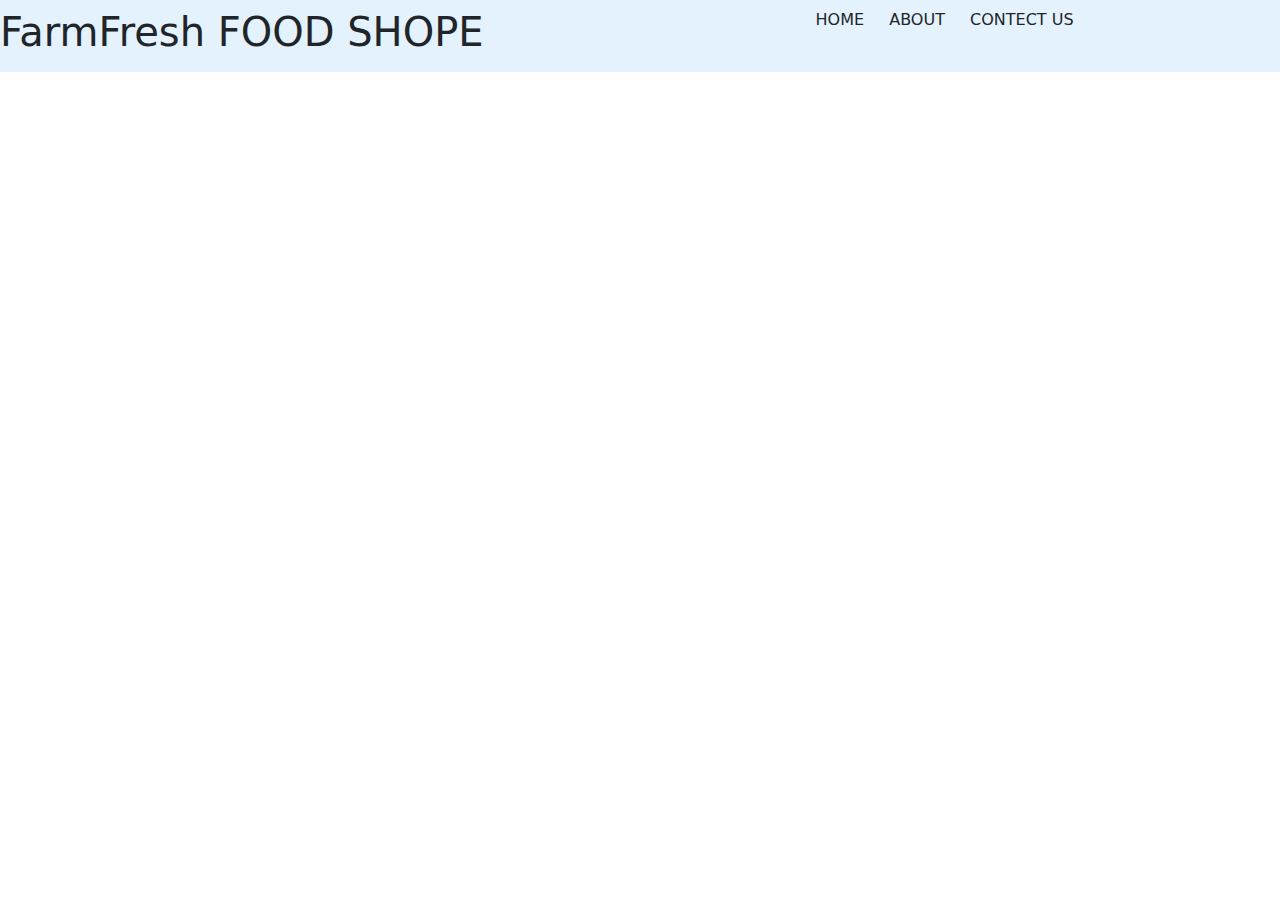
<file: cart.html>
<!DOCTYPE html>
<html lang="en">
  <head>
    <title>Fresh Foods</title>
    <meta charset="utf-8">
    <meta name="viewport" content="width=device-width, initial-scale=1, shrink-to-fit=no">
    
    <link href="https://cdn.jsdelivr.net/npm/bootstrap@5.3.3/dist/css/bootstrap.min.css" rel="stylesheet" integrity="sha384-QWTKZyjpPEjISv5WaRU9OFeRpok6YctnYmDr5pNlyT2bRjXh0JMhjY6hW+ALEwIH" crossorigin="anonymous">
    <script src="https://cdn.jsdelivr.net/npm/bootstrap@5.3.3/dist/js/bootstrap.bundle.min.js" integrity="sha384-YvpcrYf0tY3lHB60NNkmXc5s9fDVZLESaAA55NDzOxhy9GkcIdslK1eN7N6jIeHz" crossorigin="anonymous"></script>
   <link rel="stylesheet" href="//cdnjs.cloudflare.com/ajax/libs/font-awesome/6.5.2/css/all.min.css">
   <link rel="stylesheet" href="styles.css">
   <link rel="stylesheet" href="https://cdnjs.cloudflare.com/ajax/libs/font-awesome/6.5.2/css/all.min.css">
  </head>
 
    <body>
	  
	  
      <nav class="navbar navbar-light" style="background-color: #e3f2fd;">
        <!-- Navbar content -->
        <div class="nav">
          <div class="logo">
            <h1>FarmFresh FOOD SHOPE</h1>
          </div>
          <div>
            <ul>
              <li>HOME</li>
              <li>ABOUT</li>
              <li>CONTECT US</li>
            </ul>
          </div>
        </div>
      </nav>
</file>
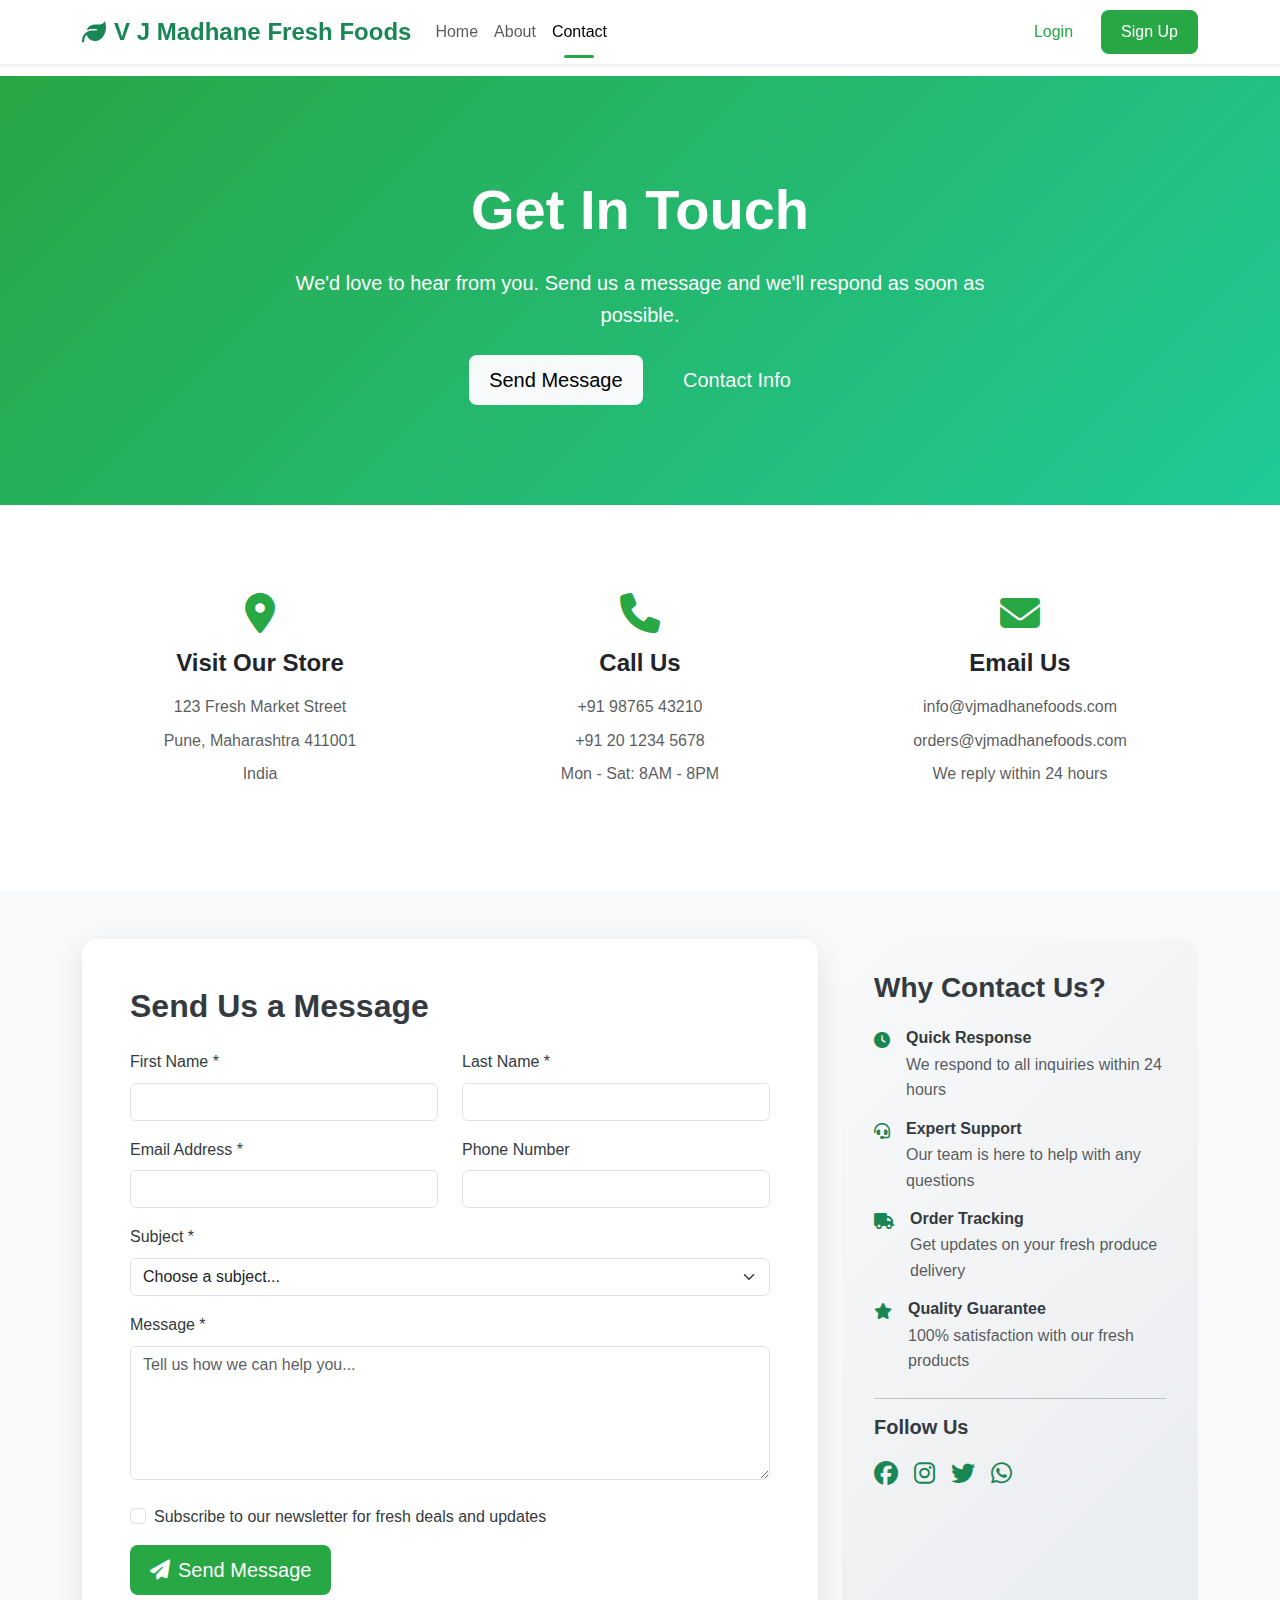
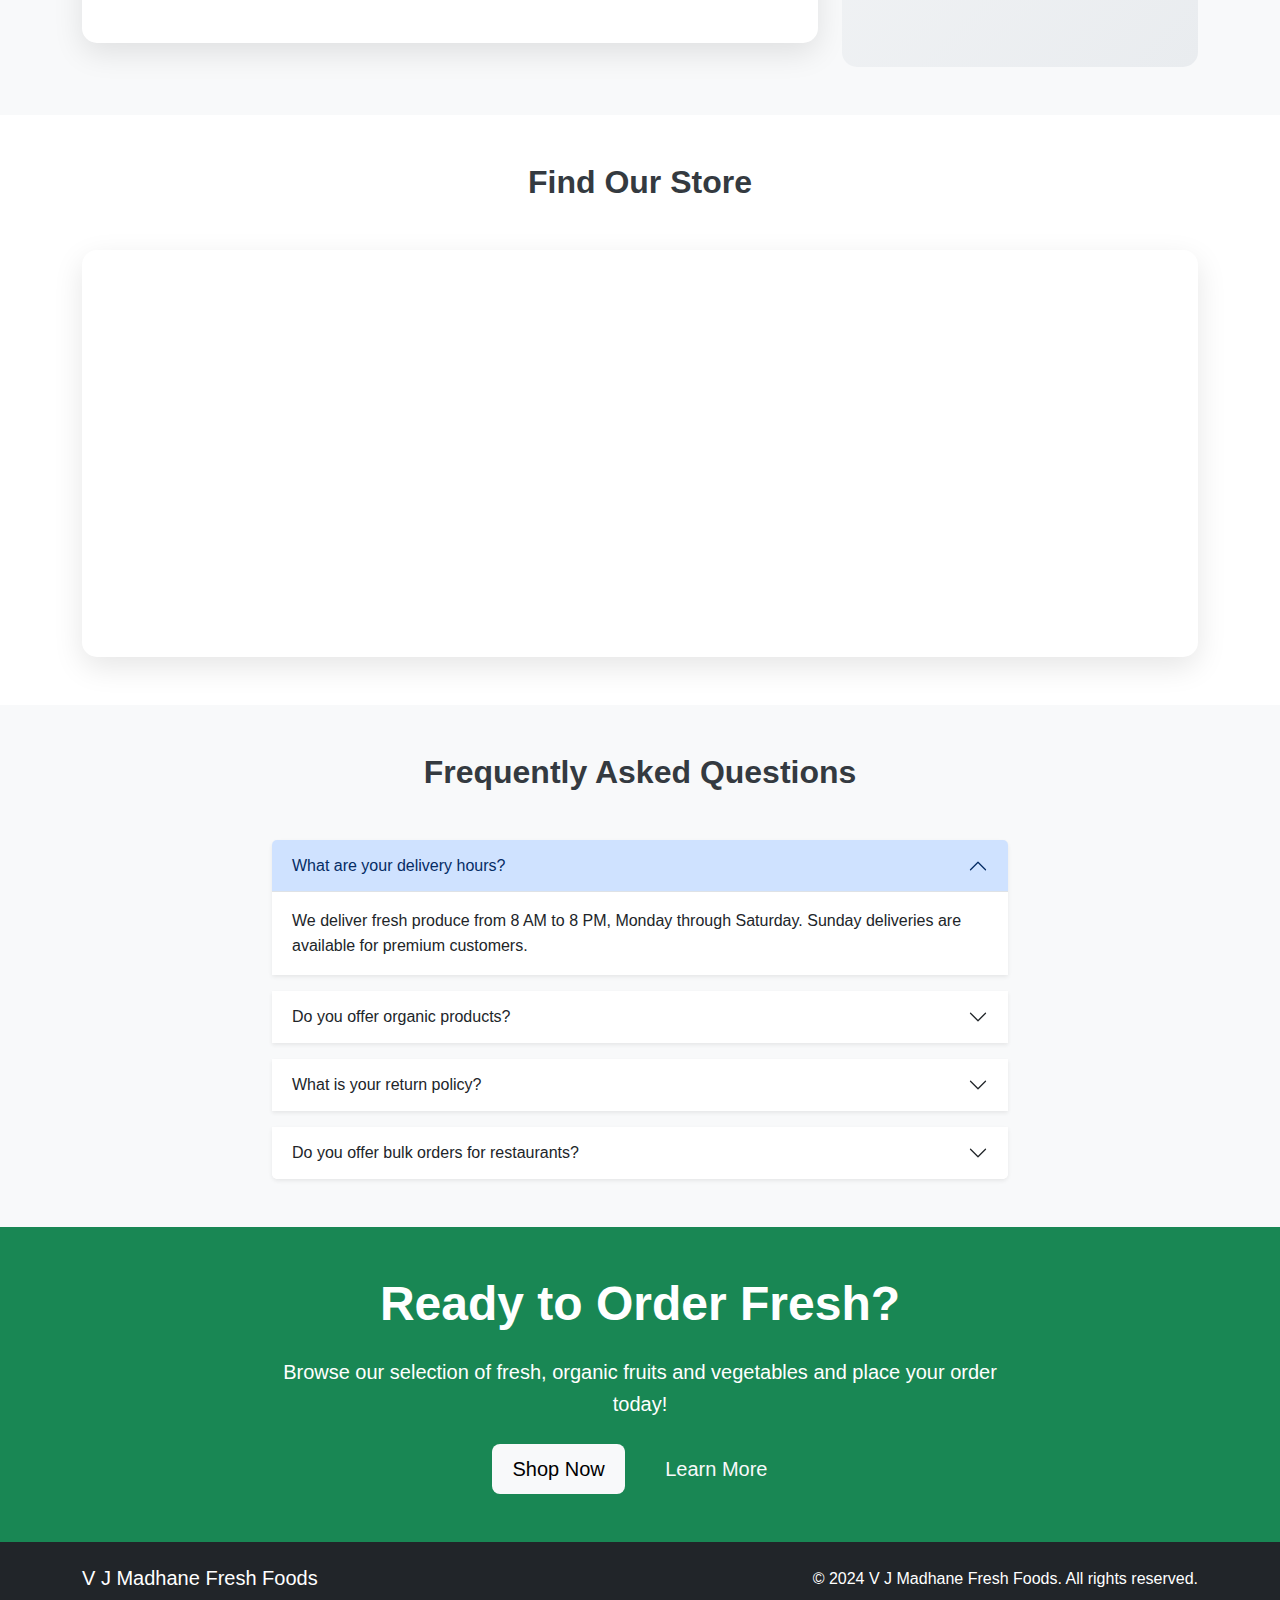
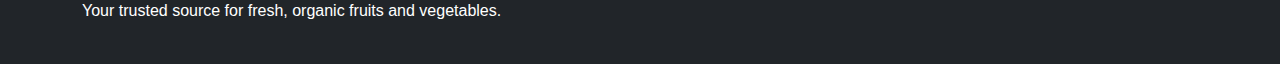
<file: contect.html>
<!DOCTYPE html>
<html lang="en">
<head>
    <meta charset="UTF-8">
    <meta name="viewport" content="width=device-width, initial-scale=1.0">
    <title>Contact Us - V J Madhane Fresh Foods</title>
    
    <!-- Bootstrap 5 CSS -->
    <link href="https://cdn.jsdelivr.net/npm/bootstrap@5.3.3/dist/css/bootstrap.min.css" rel="stylesheet">
    
    <!-- Font Awesome -->
    <link rel="stylesheet" href="https://cdnjs.cloudflare.com/ajax/libs/font-awesome/6.5.2/css/all.min.css">
    
    <!-- Animate.css -->
    <link rel="stylesheet" href="https://cdnjs.cloudflare.com/ajax/libs/animate.css/4.1.1/animate.min.css">
    
    <!-- Custom CSS -->
    <link rel="stylesheet" href="modern-styles.css">
    
    <style>
        .contact-hero {
            background: linear-gradient(135deg, #28a745 0%, #20c997 100%);
            color: white;
            padding: 100px 0;
            text-align: center;
        }
        
        .contact-card {
            transition: transform 0.3s ease, box-shadow 0.3s ease;
            border: none;
            border-radius: 15px;
            overflow: hidden;
        }
        
        .contact-card:hover {
            transform: translateY(-5px);
            box-shadow: 0 15px 30px rgba(0,0,0,0.1);
        }
        
        .contact-icon {
            font-size: 2.5rem;
            margin-bottom: 1rem;
            color: #28a745;
        }
        
        .form-control:focus {
            border-color: #28a745;
            box-shadow: 0 0 0 0.2rem rgba(40, 167, 69, 0.25);
        }
        
        .contact-form {
            background: white;
            border-radius: 15px;
            box-shadow: 0 10px 30px rgba(0,0,0,0.1);
        }
        
        .map-container {
            border-radius: 15px;
            overflow: hidden;
            box-shadow: 0 10px 30px rgba(0,0,0,0.1);
        }
        
        .info-card {
            background: linear-gradient(135deg, #f8f9fa 0%, #e9ecef 100%);
            border-radius: 15px;
            padding: 2rem;
            height: 100%;
        }
    </style>
</head>
<body>
    <!-- Navigation -->
    <nav class="navbar navbar-expand-lg navbar-light bg-white shadow-sm fixed-top">
        <div class="container">
            <a class="navbar-brand d-flex align-items-center" href="index.html">
                <i class="fas fa-leaf text-success me-2"></i>
                <span class="fw-bold text-success">V J Madhane Fresh Foods</span>
            </a>
            
            <button class="navbar-toggler" type="button" data-bs-toggle="collapse" data-bs-target="#navbarNav">
                <span class="navbar-toggler-icon"></span>
            </button>
            
            <div class="collapse navbar-collapse" id="navbarNav">
                <ul class="navbar-nav me-auto">
                    <li class="nav-item">
                        <a class="nav-link" href="index.html">Home</a>
                    </li>
                    <li class="nav-item">
                        <a class="nav-link" href="about.html">About</a>
                    </li>
                    <li class="nav-item">
                        <a class="nav-link active" href="contect.html">Contact</a>
                    </li>
                </ul>
                
                <div class="d-flex align-items-center">
                    <a href="login.php" class="btn btn-outline-success me-2">Login</a>
                    <a href="registraction.php" class="btn btn-success">Sign Up</a>
                </div>
            </div>
        </div>
    </nav>

    <!-- Hero Section -->
    <section class="contact-hero">
        <div class="container">
            <div class="row justify-content-center">
                <div class="col-lg-8">
                    <h1 class="display-4 fw-bold mb-4 animate__animated animate__fadeInUp">Get In Touch</h1>
                    <p class="lead mb-4 animate__animated animate__fadeInUp animate__delay-1s">
                        We'd love to hear from you. Send us a message and we'll respond as soon as possible.
                    </p>
                    <div class="animate__animated animate__fadeInUp animate__delay-2s">
                        <a href="#contact-form" class="btn btn-light btn-lg me-3">Send Message</a>
                        <a href="#contact-info" class="btn btn-outline-light btn-lg">Contact Info</a>
                    </div>
                </div>
            </div>
        </div>
    </section>

    <!-- Contact Information Cards -->
    <section id="contact-info" class="py-5">
        <div class="container">
            <div class="row g-4">
                <div class="col-md-4">
                    <div class="card contact-card h-100 p-4 text-center">
                        <div class="card-body">
                            <i class="fas fa-map-marker-alt contact-icon"></i>
                            <h4 class="fw-bold mb-3">Visit Our Store</h4>
                            <p class="text-muted mb-2">123 Fresh Market Street</p>
                            <p class="text-muted mb-2">Pune, Maharashtra 411001</p>
                            <p class="text-muted">India</p>
                        </div>
                    </div>
                </div>
                
                <div class="col-md-4">
                    <div class="card contact-card h-100 p-4 text-center">
                        <div class="card-body">
                            <i class="fas fa-phone contact-icon"></i>
                            <h4 class="fw-bold mb-3">Call Us</h4>
                            <p class="text-muted mb-2">
                                <a href="tel:+919876543210" class="text-decoration-none text-muted">+91 98765 43210</a>
                            </p>
                            <p class="text-muted mb-2">
                                <a href="tel:+912012345678" class="text-decoration-none text-muted">+91 20 1234 5678</a>
                            </p>
                            <p class="text-muted">Mon - Sat: 8AM - 8PM</p>
                        </div>
                    </div>
                </div>
                
                <div class="col-md-4">
                    <div class="card contact-card h-100 p-4 text-center">
                        <div class="card-body">
                            <i class="fas fa-envelope contact-icon"></i>
                            <h4 class="fw-bold mb-3">Email Us</h4>
                            <p class="text-muted mb-2">
                                <a href="mailto:info@vjmadhanefoods.com" class="text-decoration-none text-muted">info@vjmadhanefoods.com</a>
                            </p>
                            <p class="text-muted mb-2">
                                <a href="mailto:orders@vjmadhanefoods.com" class="text-decoration-none text-muted">orders@vjmadhanefoods.com</a>
                            </p>
                            <p class="text-muted">We reply within 24 hours</p>
                        </div>
                    </div>
                </div>
            </div>
        </div>
    </section>

    <!-- Contact Form and Map Section -->
    <section id="contact-form" class="py-5 bg-light">
        <div class="container">
            <div class="row">
                <div class="col-lg-8 mb-4">
                    <div class="contact-form p-5">
                        <h2 class="fw-bold mb-4">Send Us a Message</h2>
                        <form id="contactForm">
                            <div class="row">
                                <div class="col-md-6 mb-3">
                                    <label for="firstName" class="form-label">First Name *</label>
                                    <input type="text" class="form-control" id="firstName" required>
                                </div>
                                <div class="col-md-6 mb-3">
                                    <label for="lastName" class="form-label">Last Name *</label>
                                    <input type="text" class="form-control" id="lastName" required>
                                </div>
                            </div>
                            
                            <div class="row">
                                <div class="col-md-6 mb-3">
                                    <label for="email" class="form-label">Email Address *</label>
                                    <input type="email" class="form-control" id="email" required>
                                </div>
                                <div class="col-md-6 mb-3">
                                    <label for="phone" class="form-label">Phone Number</label>
                                    <input type="tel" class="form-control" id="phone">
                                </div>
                            </div>
                            
                            <div class="mb-3">
                                <label for="subject" class="form-label">Subject *</label>
                                <select class="form-select" id="subject" required>
                                    <option value="">Choose a subject...</option>
                                    <option value="general">General Inquiry</option>
                                    <option value="order">Order Support</option>
                                    <option value="delivery">Delivery Issue</option>
                                    <option value="quality">Product Quality</option>
                                    <option value="partnership">Partnership</option>
                                    <option value="other">Other</option>
                                </select>
                            </div>
                            
                            <div class="mb-4">
                                <label for="message" class="form-label">Message *</label>
                                <textarea class="form-control" id="message" rows="5" placeholder="Tell us how we can help you..." required></textarea>
                            </div>
                            
                            <div class="mb-3">
                                <div class="form-check">
                                    <input class="form-check-input" type="checkbox" id="newsletter">
                                    <label class="form-check-label" for="newsletter">
                                        Subscribe to our newsletter for fresh deals and updates
                                    </label>
                                </div>
                            </div>
                            
                            <button type="submit" class="btn btn-success btn-lg">
                                <i class="fas fa-paper-plane me-2"></i>Send Message
                            </button>
                        </form>
                    </div>
                </div>
                
                <div class="col-lg-4">
                    <div class="info-card">
                        <h3 class="fw-bold mb-4">Why Contact Us?</h3>
                        
                        <div class="d-flex mb-3">
                            <i class="fas fa-clock text-success me-3 mt-1"></i>
                            <div>
                                <h6 class="fw-bold mb-1">Quick Response</h6>
                                <p class="text-muted mb-0">We respond to all inquiries within 24 hours</p>
                            </div>
                        </div>
                        
                        <div class="d-flex mb-3">
                            <i class="fas fa-headset text-success me-3 mt-1"></i>
                            <div>
                                <h6 class="fw-bold mb-1">Expert Support</h6>
                                <p class="text-muted mb-0">Our team is here to help with any questions</p>
                            </div>
                        </div>
                        
                        <div class="d-flex mb-3">
                            <i class="fas fa-truck text-success me-3 mt-1"></i>
                            <div>
                                <h6 class="fw-bold mb-1">Order Tracking</h6>
                                <p class="text-muted mb-0">Get updates on your fresh produce delivery</p>
                            </div>
                        </div>
                        
                        <div class="d-flex mb-4">
                            <i class="fas fa-star text-success me-3 mt-1"></i>
                            <div>
                                <h6 class="fw-bold mb-1">Quality Guarantee</h6>
                                <p class="text-muted mb-0">100% satisfaction with our fresh products</p>
                            </div>
                        </div>
                        
                        <hr>
                        
                        <h5 class="fw-bold mb-3">Follow Us</h5>
                        <div class="d-flex gap-3">
                            <a href="#" class="text-success fs-4"><i class="fab fa-facebook"></i></a>
                            <a href="#" class="text-success fs-4"><i class="fab fa-instagram"></i></a>
                            <a href="#" class="text-success fs-4"><i class="fab fa-twitter"></i></a>
                            <a href="#" class="text-success fs-4"><i class="fab fa-whatsapp"></i></a>
                        </div>
                    </div>
                </div>
            </div>
        </div>
    </section>

    <!-- Map Section -->
    <section class="py-5">
        <div class="container">
            <div class="row">
                <div class="col-12">
                    <h2 class="text-center fw-bold mb-5">Find Our Store</h2>
                    <div class="map-container">
                        <iframe 
                            src="https://www.google.com/maps/embed?pb=!1m18!1m12!1m3!1d3783.2612404153!2d73.8567437!3d18.5204303!2m3!1f0!2f0!3f0!3m2!1i1024!2i768!4f13.1!3m3!1m2!1s0x3bc2c147b8b3a3bf%3A0x6f7fdcc8e4d6c77e!2sPune%2C%20Maharashtra%2C%20India!5e0!3m2!1sen!2sus!4v1635000000000!5m2!1sen!2sus" 
                            width="100%" 
                            height="400" 
                            style="border:0;" 
                            allowfullscreen="" 
                            loading="lazy" 
                            referrerpolicy="no-referrer-when-downgrade">
                        </iframe>
                    </div>
                </div>
            </div>
        </div>
    </section>

    <!-- FAQ Section -->
    <section class="py-5 bg-light">
        <div class="container">
            <div class="row justify-content-center">
                <div class="col-lg-8">
                    <h2 class="text-center fw-bold mb-5">Frequently Asked Questions</h2>
                    
                    <div class="accordion" id="faqAccordion">
                        <div class="accordion-item mb-3 border-0 shadow-sm">
                            <h2 class="accordion-header">
                                <button class="accordion-button" type="button" data-bs-toggle="collapse" data-bs-target="#faq1">
                                    What are your delivery hours?
                                </button>
                            </h2>
                            <div id="faq1" class="accordion-collapse collapse show" data-bs-parent="#faqAccordion">
                                <div class="accordion-body">
                                    We deliver fresh produce from 8 AM to 8 PM, Monday through Saturday. Sunday deliveries are available for premium customers.
                                </div>
                            </div>
                        </div>
                        
                        <div class="accordion-item mb-3 border-0 shadow-sm">
                            <h2 class="accordion-header">
                                <button class="accordion-button collapsed" type="button" data-bs-toggle="collapse" data-bs-target="#faq2">
                                    Do you offer organic products?
                                </button>
                            </h2>
                            <div id="faq2" class="accordion-collapse collapse" data-bs-parent="#faqAccordion">
                                <div class="accordion-body">
                                    Yes! All our products are certified organic and sourced directly from trusted local farmers who follow sustainable farming practices.
                                </div>
                            </div>
                        </div>
                        
                        <div class="accordion-item mb-3 border-0 shadow-sm">
                            <h2 class="accordion-header">
                                <button class="accordion-button collapsed" type="button" data-bs-toggle="collapse" data-bs-target="#faq3">
                                    What is your return policy?
                                </button>
                            </h2>
                            <div id="faq3" class="accordion-collapse collapse" data-bs-parent="#faqAccordion">
                                <div class="accordion-body">
                                    We offer a 100% satisfaction guarantee. If you're not happy with the quality of our products, contact us within 24 hours for a full refund or replacement.
                                </div>
                            </div>
                        </div>
                        
                        <div class="accordion-item border-0 shadow-sm">
                            <h2 class="accordion-header">
                                <button class="accordion-button collapsed" type="button" data-bs-toggle="collapse" data-bs-target="#faq4">
                                    Do you offer bulk orders for restaurants?
                                </button>
                            </h2>
                            <div id="faq4" class="accordion-collapse collapse" data-bs-parent="#faqAccordion">
                                <div class="accordion-body">
                                    Absolutely! We provide special pricing and dedicated support for restaurants, cafes, and other businesses. Contact us for a custom quote.
                                </div>
                            </div>
                        </div>
                    </div>
                </div>
            </div>
        </div>
    </section>

    <!-- Call to Action -->
    <section class="py-5 bg-success text-white">
        <div class="container text-center">
            <div class="row justify-content-center">
                <div class="col-lg-8">
                    <h2 class="display-5 fw-bold mb-4">Ready to Order Fresh?</h2>
                    <p class="lead mb-4">
                        Browse our selection of fresh, organic fruits and vegetables and place your order today!
                    </p>
                    <a href="index.html" class="btn btn-light btn-lg me-3">Shop Now</a>
                    <a href="about.html" class="btn btn-outline-light btn-lg">Learn More</a>
                </div>
            </div>
        </div>
    </section>

    <!-- Footer -->
    <footer class="bg-dark text-white py-4">
        <div class="container">
            <div class="row">
                <div class="col-md-6">
                    <h5>V J Madhane Fresh Foods</h5>
                    <p>Your trusted source for fresh, organic fruits and vegetables.</p>
                </div>
                <div class="col-md-6 text-md-end">
                    <p>&copy; 2024 V J Madhane Fresh Foods. All rights reserved.</p>
                </div>
            </div>
        </div>
    </footer>

    <!-- Bootstrap 5 JS -->
    <script src="https://cdn.jsdelivr.net/npm/bootstrap@5.3.3/dist/js/bootstrap.bundle.min.js"></script>
    
    <!-- Contact Form Script -->
    <script>
        document.getElementById('contactForm').addEventListener('submit', function(e) {
            e.preventDefault();
            
            // Get form data
            const firstName = document.getElementById('firstName').value;
            const lastName = document.getElementById('lastName').value;
            const email = document.getElementById('email').value;
            const phone = document.getElementById('phone').value;
            const subject = document.getElementById('subject').value;
            const message = document.getElementById('message').value;
            const newsletter = document.getElementById('newsletter').checked;
            
            // Simple validation
            if (!firstName || !lastName || !email || !subject || !message) {
                alert('Please fill in all required fields.');
                return;
            }
            
            // Simulate form submission
            const submitBtn = document.querySelector('button[type="submit"]');
            const originalText = submitBtn.innerHTML;
            
            submitBtn.innerHTML = '<i class="fas fa-spinner fa-spin me-2"></i>Sending...';
            submitBtn.disabled = true;
            
            setTimeout(() => {
                alert('Thank you for your message! We will get back to you within 24 hours.');
                document.getElementById('contactForm').reset();
                submitBtn.innerHTML = originalText;
                submitBtn.disabled = false;
            }, 2000);
        });
        
        // Smooth scrolling
        document.querySelectorAll('a[href^="#"]').forEach(anchor => {
            anchor.addEventListener('click', function (e) {
                e.preventDefault();
                const target = document.querySelector(this.getAttribute('href'));
                if (target) {
                    target.scrollIntoView({
                        behavior: 'smooth',
                        block: 'start'
                    });
                }
            });
        });
    </script>
</body>
</html>
</file>
<file: styles.css>
.product-card {
    border: 1px solid #ccc;
    background-color: aquamarine;
    border-radius: 5px;
    padding: 20px;
    margin-bottom: 20px;
}

.product-card h2 {
    color: #4CAF50;
}

.product-card p {
    margin-bottom: 10px;
}
/* Reset some default styles */
* {
    margin: 0;
    padding: 0;
    box-sizing: border-box;
}


nav ul {
    list-style-type: none;
}

nav ul li {
    display: inline;
    margin-right: 20px;
}

nav ul li a {
    color: white;
    text-decoration: none;
    padding-left: 20px;
}

main {
    padding: 20px;
}

footer {
    background-color: #333;
    color: white;
    padding: 10px;
    text-align: center;
}

.sec{
    padding-top: 120px;
    display: flex;
}

.search-container {
    margin: 20px auto;
    text-align: center;
  }
  
  input[type="text"] {
    padding: 10px;
    width: 500px;
    border: 1px solid #ccc;
    border-radius: 5px;
    font-size: 16px;
  }
  
  button {
    padding: 10px 20px;
    background-color: #4CAF50;
    color: white;
    border: none;
    border-radius: 5px;
    cursor: pointer;
    font-size: 16px;
  }
  
  button:hover {
    background-color: #45a049;
  }
  
  #searchResults {
    margin: 20px auto;
    max-width: 600px;
  }

  .specification{
         display: flex;
  }

  .s1{
      padding-right: 30px;
  }

  ul li{
    display: inline;
    margin-right: 20px;
}

ul {
    list-style-type: none;
}

.logo{
    padding-right: 300px;
}

.sb{
    display: flex;
}

.bb{
    padding-right: 100px;
}
</file>
<file: modern-styles.css>
/* Modern Styles for Fruits Shop */

:root {
    --primary-color: #28a745;
    --secondary-color: #6c757d;
    --success-color: #28a745;
    --danger-color: #dc3545;
    --warning-color: #ffc107;
    --info-color: #17a2b8;
    --light-color: #f8f9fa;
    --dark-color: #343a40;
    --white: #ffffff;
    --border-radius: 8px;
    --box-shadow: 0 2px 10px rgba(0, 0, 0, 0.1);
    --transition: all 0.3s ease;
}

* {
    margin: 0;
    padding: 0;
    box-sizing: border-box;
}

body {
    font-family: 'Segoe UI', Tahoma, Geneva, Verdana, sans-serif;
    line-height: 1.6;
    color: var(--dark-color);
    padding-top: 76px; /* Account for fixed navbar */
}

/* Navigation Styles */
.modern-nav {
    background: rgba(255, 255, 255, 0.95);
    backdrop-filter: blur(10px);
    box-shadow: var(--box-shadow);
    transition: var(--transition);
}

.navbar-brand {
    font-weight: 700;
    font-size: 1.5rem;
    color: var(--primary-color) !important;
    text-decoration: none;
}

.brand-text {
    background: linear-gradient(45deg, var(--primary-color), #20c997);
    -webkit-background-clip: text;
    -webkit-text-fill-color: transparent;
    background-clip: text;
}

.nav-link {
    font-weight: 500;
    transition: var(--transition);
    position: relative;
}

.nav-link:hover {
    color: var(--primary-color) !important;
}

.nav-link.active::after {
    content: '';
    position: absolute;
    bottom: -5px;
    left: 50%;
    transform: translateX(-50%);
    width: 30px;
    height: 3px;
    background: var(--primary-color);
    border-radius: 2px;
}

.cart-count {
    position: absolute;
    top: -8px;
    right: -8px;
    font-size: 0.7rem;
    min-width: 18px;
    height: 18px;
    display: flex;
    align-items: center;
    justify-content: center;
}

/* Hero Section */
.hero-section {
    background: linear-gradient(135deg, #f8f9fa 0%, #e9ecef 100%);
    padding: 100px 0;
    min-height: 80vh;
    display: flex;
    align-items: center;
}

.hero-title {
    font-size: 3.5rem;
    font-weight: 700;
    color: var(--dark-color);
    margin-bottom: 1rem;
    line-height: 1.2;
}

.hero-subtitle {
    font-size: 1.2rem;
    color: var(--primary-color);
    font-weight: 600;
    margin-bottom: 1rem;
}

.hero-description {
    font-size: 1.1rem;
    color: var(--secondary-color);
    margin-bottom: 2rem;
    line-height: 1.6;
}

.hero-image img {
    max-width: 100%;
    height: auto;
    border-radius: var(--border-radius);
    box-shadow: var(--box-shadow);
    transition: var(--transition);
}

.hero-image img:hover {
    transform: scale(1.05);
}

/* Search Section */
.search-section {
    border-bottom: 1px solid #dee2e6;
}

.search-container .input-group {
    box-shadow: var(--box-shadow);
    border-radius: var(--border-radius);
    overflow: hidden;
}

.search-container .form-control {
    border: none;
    padding: 12px 16px;
    font-size: 1rem;
}

.search-container .form-control:focus {
    box-shadow: none;
    border-color: var(--primary-color);
}

.filter-container .form-select {
    border: 1px solid #dee2e6;
    border-radius: var(--border-radius);
    padding: 12px 16px;
    font-size: 1rem;
    box-shadow: var(--box-shadow);
}

/* Products Section */
.products-section {
    background: var(--white);
}

.section-title {
    font-size: 2.5rem;
    font-weight: 700;
    color: var(--dark-color);
    margin-bottom: 1rem;
}

.section-subtitle {
    font-size: 1.1rem;
    color: var(--secondary-color);
    margin-bottom: 2rem;
}

/* Product Cards */
.product-card {
    background: var(--white);
    border-radius: var(--border-radius);
    box-shadow: var(--box-shadow);
    transition: var(--transition);
    overflow: hidden;
    margin-bottom: 2rem;
    height: 100%;
}

.product-card:hover {
    transform: translateY(-5px);
    box-shadow: 0 8px 25px rgba(0, 0, 0, 0.15);
}

.product-image {
    position: relative;
    overflow: hidden;
    height: 250px;
}

.product-image img {
    width: 100%;
    height: 100%;
    object-fit: cover;
    transition: var(--transition);
}

.product-card:hover .product-image img {
    transform: scale(1.1);
}

.product-badge {
    position: absolute;
    top: 10px;
    left: 10px;
    background: var(--primary-color);
    color: var(--white);
    padding: 4px 8px;
    border-radius: 4px;
    font-size: 0.8rem;
    font-weight: 600;
}

.product-info {
    padding: 1.5rem;
}

.product-title {
    font-size: 1.3rem;
    font-weight: 600;
    color: var(--dark-color);
    margin-bottom: 0.5rem;
}

.product-description {
    color: var(--secondary-color);
    font-size: 0.9rem;
    margin-bottom: 1rem;
    line-height: 1.5;
}

.product-price {
    font-size: 1.4rem;
    font-weight: 700;
    color: var(--primary-color);
    margin-bottom: 1rem;
}

.product-actions {
    display: flex;
    gap: 0.5rem;
    align-items: center;
}

.quantity-selector {
    display: flex;
    align-items: center;
    border: 1px solid #dee2e6;
    border-radius: var(--border-radius);
    overflow: hidden;
}

.quantity-btn {
    background: var(--light-color);
    border: none;
    padding: 8px 12px;
    cursor: pointer;
    transition: var(--transition);
}

.quantity-btn:hover {
    background: var(--primary-color);
    color: var(--white);
}

.quantity-input {
    border: none;
    text-align: center;
    width: 50px;
    padding: 8px 4px;
    font-weight: 600;
}

/* Cart Modal */
.cart-item {
    display: flex;
    align-items: center;
    padding: 1rem;
    border-bottom: 1px solid #dee2e6;
}

.cart-item:last-child {
    border-bottom: none;
}

.cart-item-image {
    width: 60px;
    height: 60px;
    object-fit: cover;
    border-radius: var(--border-radius);
    margin-right: 1rem;
}

.cart-item-info {
    flex: 1;
}

.cart-item-title {
    font-weight: 600;
    margin-bottom: 0.25rem;
}

.cart-item-price {
    color: var(--primary-color);
    font-weight: 600;
}

.cart-item-quantity {
    display: flex;
    align-items: center;
    gap: 0.5rem;
    margin: 0.5rem 0;
}

.cart-item-remove {
    background: none;
    border: none;
    color: var(--danger-color);
    cursor: pointer;
    padding: 0.5rem;
    border-radius: 50%;
    transition: var(--transition);
}

.cart-item-remove:hover {
    background: var(--danger-color);
    color: var(--white);
}

/* Buttons */
.btn {
    border-radius: var(--border-radius);
    font-weight: 500;
    transition: var(--transition);
    border: none;
    padding: 10px 20px;
}

.btn-success {
    background: var(--primary-color);
    border-color: var(--primary-color);
}

.btn-success:hover {
    background: #218838;
    border-color: #1e7e34;
    transform: translateY(-2px);
}

.btn-outline-success {
    color: var(--primary-color);
    border-color: var(--primary-color);
}

.btn-outline-success:hover {
    background: var(--primary-color);
    border-color: var(--primary-color);
    transform: translateY(-2px);
}

/* Footer */
.footer {
    background: var(--dark-color) !important;
    margin-top: 3rem;
}

/* Animations */
@keyframes fadeInUp {
    from {
        opacity: 0;
        transform: translateY(30px);
    }
    to {
        opacity: 1;
        transform: translateY(0);
    }
}

.fade-in-up {
    animation: fadeInUp 0.6s ease-out;
}

/* Loading Animation */
.loading {
    display: inline-block;
    width: 20px;
    height: 20px;
    border: 3px solid rgba(255, 255, 255, 0.3);
    border-radius: 50%;
    border-top-color: var(--white);
    animation: spin 1s ease-in-out infinite;
}

@keyframes spin {
    to {
        transform: rotate(360deg);
    }
}

/* Responsive Design */
@media (max-width: 768px) {
    .hero-title {
        font-size: 2.5rem;
    }
    
    .hero-subtitle {
        font-size: 1rem;
    }
    
    .section-title {
        font-size: 2rem;
    }
    
    .product-actions {
        flex-direction: column;
        gap: 0.75rem;
    }
    
    .quantity-selector {
        justify-content: center;
    }
}

@media (max-width: 576px) {
    .hero-title {
        font-size: 2rem;
    }
    
    .product-info {
        padding: 1rem;
    }
    
    .cart-item {
        flex-direction: column;
        text-align: center;
    }
    
    .cart-item-image {
        margin: 0 0 1rem 0;
    }
}

/* Utility Classes */
.text-gradient {
    background: linear-gradient(45deg, var(--primary-color), #20c997);
    -webkit-background-clip: text;
    -webkit-text-fill-color: transparent;
    background-clip: text;
}

.shadow-hover {
    transition: var(--transition);
}

.shadow-hover:hover {
    box-shadow: 0 8px 25px rgba(0, 0, 0, 0.15);
}

/* Toast Notifications */
.toast-container {
    position: fixed;
    top: 100px;
    right: 20px;
    z-index: 1050;
}

.toast {
    background: var(--white);
    border-radius: var(--border-radius);
    box-shadow: var(--box-shadow);
}

.toast-success {
    border-left: 4px solid var(--success-color);
}

.toast-error {
    border-left: 4px solid var(--danger-color);
}
</file>
